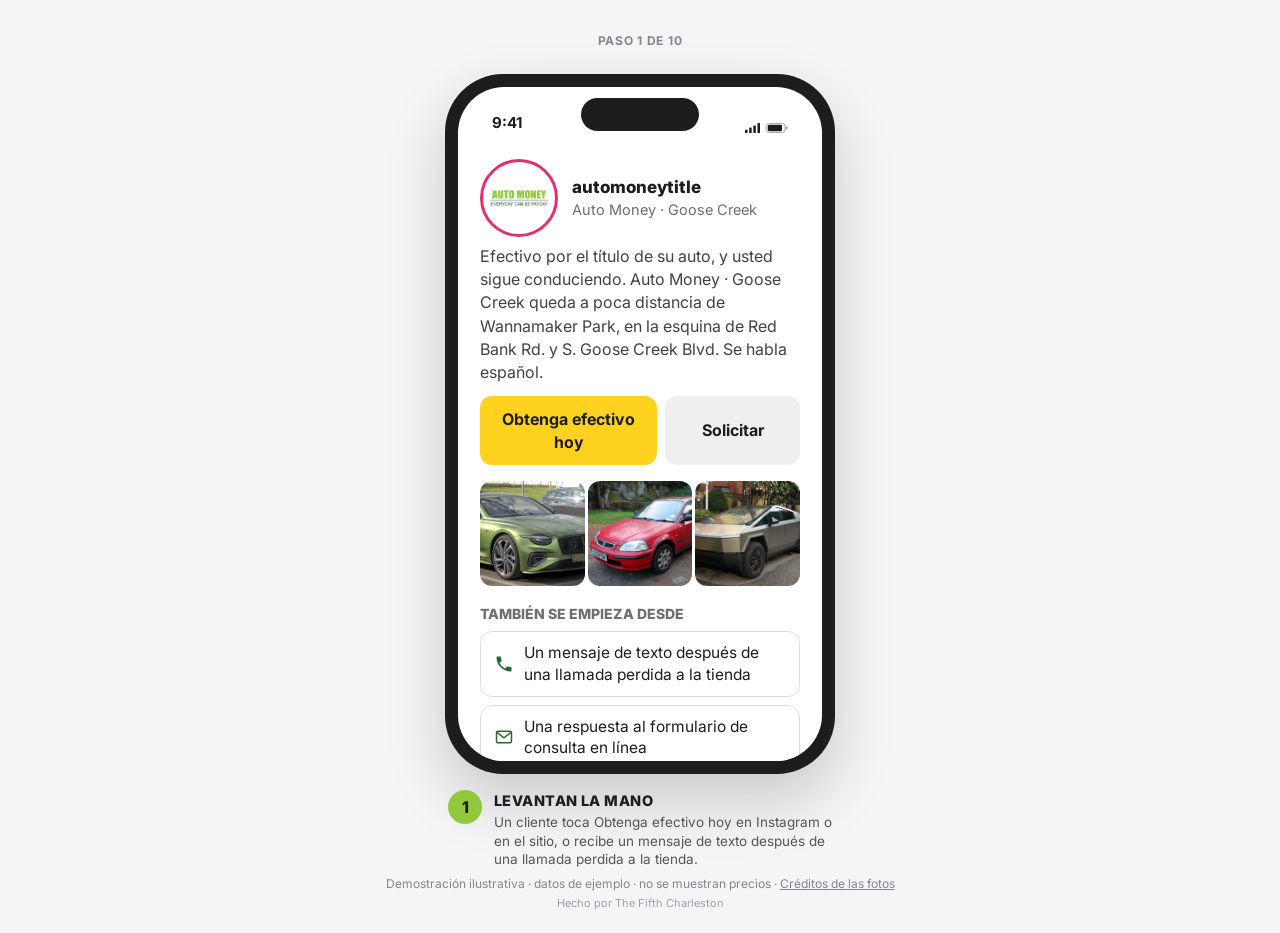
<file: index.html>
<!doctype html>
<html lang="es">
<head>
<meta charset="utf-8">
<meta name="viewport" content="width=device-width, initial-scale=1, viewport-fit=cover">
<meta name="theme-color" content="#ffffff">
<title>Auto Money · Goose Creek</title>
<meta name="description" content="Préstamos sobre título en Auto Money Goose Creek, 102-A Redbank Road. Comience su estimado.">
<meta property="og:title" content="Auto Money · Goose Creek">
<meta property="og:description" content="Préstamos sobre título en Auto Money Goose Creek, 102-A Redbank Road. Comience su estimado.">
<meta property="og:type" content="website">
<meta property="og:locale" content="es_US">
<link rel="icon" href="favicon.svg" type="image/svg+xml">
<link rel="stylesheet" href="styles.css">
</head>
<body>
<svg width="0" height="0" style="position:absolute" aria-hidden="true">
  <defs>
    <symbol id="i-phone" viewBox="0 0 24 24"><path d="M6.6 10.8a15.1 15.1 0 0 0 6.6 6.6l2.2-2.2a1 1 0 0 1 1-.25 11.4 11.4 0 0 0 3.6.57 1 1 0 0 1 1 1V20a1 1 0 0 1-1 1A17 17 0 0 1 3 4a1 1 0 0 1 1-1h3.5a1 1 0 0 1 1 1c0 1.25.2 2.45.57 3.57a1 1 0 0 1-.25 1L6.6 10.8z" fill="currentColor"/></symbol>
    <symbol id="i-mail" viewBox="0 0 24 24"><rect x="3" y="5" width="18" height="14" rx="2" fill="none" stroke="currentColor" stroke-width="1.8"/><path d="M3.5 6.5l8.5 6.5 8.5-6.5" fill="none" stroke="currentColor" stroke-width="1.8"/></symbol>
    <symbol id="i-globe" viewBox="0 0 24 24"><circle cx="12" cy="12" r="9" fill="none" stroke="currentColor" stroke-width="1.8"/><path d="M3 12h18M12 3c2.5 2.6 3.8 5.6 3.8 9s-1.3 6.4-3.8 9c-2.5-2.6-3.8-5.6-3.8-9S9.5 5.6 12 3z" fill="none" stroke="currentColor" stroke-width="1.6"/></symbol>
    <symbol id="i-lock" viewBox="0 0 24 24"><rect x="5" y="10.5" width="14" height="10" rx="2" fill="currentColor"/><path d="M8 10.5V8a4 4 0 0 1 8 0v2.5" fill="none" stroke="currentColor" stroke-width="2"/></symbol>
    <symbol id="i-pin" viewBox="0 0 24 24"><path d="M12 22s7-6.2 7-12a7 7 0 0 0-14 0c0 5.8 7 12 7 12z" fill="#e0453a"/><circle cx="12" cy="10" r="2.6" fill="#fff"/></symbol>
    <symbol id="i-check" viewBox="0 0 24 24"><path d="M5 12.5l4.5 4.5L19 7.5" fill="none" stroke="currentColor" stroke-width="3" stroke-linecap="round" stroke-linejoin="round"/></symbol>
    <symbol id="i-card" viewBox="0 0 24 24"><rect x="2.5" y="5.5" width="19" height="13" rx="2" fill="#f2c94c"/><rect x="2.5" y="8.5" width="19" height="2.5" fill="#8a6d1f"/></symbol>
    <symbol id="i-bell" viewBox="0 0 24 24"><path d="M12 3a6 6 0 0 0-6 6v4l-2 3h16l-2-3V9a6 6 0 0 0-6-6zM10 19a2 2 0 0 0 4 0" fill="#f2b705"/></symbol>
    <symbol id="i-menu" viewBox="0 0 24 24"><path d="M4 7h16M4 12h16M4 17h16" stroke="currentColor" stroke-width="2" stroke-linecap="round"/></symbol>
    <symbol id="i-trash" viewBox="0 0 24 24"><path d="M5 7h14M9 7V5h6v2M7 7l1 13h8l1-13" fill="none" stroke="currentColor" stroke-width="1.8" stroke-linejoin="round"/></symbol>
    <symbol id="i-folder" viewBox="0 0 24 24"><path d="M3 6.5A1.5 1.5 0 0 1 4.5 5H9l2 2h8.5A1.5 1.5 0 0 1 21 8.5v9a1.5 1.5 0 0 1-1.5 1.5h-15A1.5 1.5 0 0 1 3 17.5z" fill="none" stroke="currentColor" stroke-width="1.8"/></symbol>
    <symbol id="i-reply" viewBox="0 0 24 24"><path d="M10 6L4 12l6 6M4 12h10a6 6 0 0 1 6 6" fill="none" stroke="currentColor" stroke-width="1.8" stroke-linecap="round" stroke-linejoin="round"/></symbol>
    <symbol id="i-cam" viewBox="0 0 24 24"><path d="M4 8h3l1.5-2h7L17 8h3a1 1 0 0 1 1 1v9a1 1 0 0 1-1 1H4a1 1 0 0 1-1-1V9a1 1 0 0 1 1-1z" fill="none" stroke="currentColor" stroke-width="1.8" stroke-linejoin="round"/><circle cx="12" cy="13" r="3.4" fill="none" stroke="currentColor" stroke-width="1.8"/></symbol>
    <symbol id="i-pen" viewBox="0 0 24 24"><path d="M4 20l1-4L16 5l3 3L8 19zM14 7l3 3" fill="none" stroke="currentColor" stroke-width="1.8" stroke-linejoin="round"/></symbol>
  </defs>
</svg>

<div class="app">
  <nav class="nav" aria-label="Pasos de la demostración">
    <button type="button" class="navback" id="backBtn"><span aria-hidden="true">&lsaquo;</span> Atrás</button>
    <div class="navstep" id="stepnum" aria-live="polite">Paso 1 de 10</div>
    <span class="navspacer" aria-hidden="true"></span>
  </nav>

  <div class="stage">
    <div class="phone">
      <div class="scr" id="scr">
        <div class="notch" aria-hidden="true"></div>
        <div class="sb" aria-hidden="true"><span id="clock">9:41</span>
          <span class="sbi"><svg viewBox="0 0 18 12" width="15" height="10"><rect x="0" y="8" width="3" height="4" rx=".6"/><rect x="5" y="5.5" width="3" height="6.5" rx=".6"/><rect x="10" y="3" width="3" height="9" rx=".6"/><rect x="15" y="0" width="3" height="12" rx=".6"/></svg><svg viewBox="0 0 26 12" width="22" height="10"><rect x=".5" y=".5" width="22" height="11" rx="3" fill="none" stroke="currentColor" opacity=".45"/><rect x="2" y="2" width="17" height="8" rx="1.6"/><rect x="23.5" y="4" width="2" height="4" rx="1" opacity=".45"/></svg></span>
        </div>

        <main class="screens" id="screens">

        <!-- 1 THEY RAISE A HAND -->
        <section class="screen" data-step="1" data-time="9:41" aria-label="Perfil de Instagram">
          <div class="bd">
            <div class="ig-head">
              <div class="ig-av" aria-hidden="true"><img src="logo.png" alt=""></div>
              <div><div class="ig-name">automoneytitle</div><div class="ig-sub">Auto Money · Goose Creek</div></div>
            </div>
            <p class="p mt8">Efectivo por el título de su auto, y usted sigue conduciendo. Auto Money · Goose Creek queda a poca distancia de Wannamaker Park, en la esquina de Red Bank Rd. y S. Goose Creek Blvd. Se habla español.</p>
            <div class="ig-btns">
              <button type="button" class="btn gb pulse" data-next>Obtenga efectivo hoy</button>
              <button type="button" class="btn" data-next>Solicitar</button>
            </div>
            <div class="tiles" aria-hidden="true"><img src="tile-bentley.jpg" alt=""><img src="tile-civic.jpg" alt=""><img src="tile-cybertruck.jpg" alt=""></div>
            <div class="also">TAMBIÉN SE EMPIEZA DESDE</div>
            <div class="slot"><svg class="ic"><use href="#i-phone"/></svg><span>Un mensaje de texto después de una llamada perdida a la tienda</span></div>
            <div class="slot"><svg class="ic"><use href="#i-mail"/></svg><span>Una respuesta al formulario de consulta en línea</span></div>
            <div class="slot"><svg class="ic"><use href="#i-globe"/></svg><span>Un botón en automoneytitle.com</span></div>
          </div>
        </section>

        <!-- 2 INSTANT REPLY -->
        <section class="screen" data-step="2" data-time="9:41" aria-label="Respuesta inmediata">
          <div class="bd">
            <button type="button" class="inbox" data-prev>&lsaquo; Mensajes</button>
            <div class="from">
              <div class="av5" aria-hidden="true">AM</div>
              <div><div class="fromname">Auto Money · Goose Creek</div><div class="fromsub" id="toLine">para usted · ahora mismo</div></div>
            </div>
            <h1 class="h mt14">Empecemos su estimado</h1>
            <p class="p mt10"><span id="hiLine">Hola,</span><br><br>Gracias por comunicarse con Auto Money · Goose Creek. Toma unos 5 minutos: cuéntenos sobre su auto, tome algunas fotos y las enviaremos a nuestra tienda en Redbank Road.<br><br>Un miembro del equipo de la tienda lo revisa todo y se comunica con usted.</p>
            <button type="button" class="btn gb mt16" data-next>Comenzar mi estimado</button>
            <p class="p mt16">Hablamos pronto,<br>Su equipo de Auto Money</p>
            <div class="mailbar" aria-hidden="true"><svg><use href="#i-trash"/></svg><svg><use href="#i-folder"/></svg><svg><use href="#i-reply"/></svg><svg><use href="#i-pen"/></svg></div>
          </div>
        </section>

        <!-- 3 QUICK FORM -->
        <section class="screen" data-step="3" data-time="9:42" aria-label="Formulario rápido">
          <div class="url"><svg><use href="#i-lock"/></svg> automoneytitle.com</div>
          <form class="bd" id="intake" novalidate>
            <div class="bar"><div style="width:30%"></div></div>
            <h1 class="h mt12">Cuéntenos sobre su auto</h1>
            <label class="lbl" for="f-name">Su nombre</label>
            <input class="in" id="f-name" type="text" autocomplete="name" placeholder="Ana Morales">
            <p class="err" id="e-name"></p>
            <div class="lbl" id="l-cat">Tipo de vehículo</div>
            <div class="chips" id="catChips" role="radiogroup" aria-labelledby="l-cat"></div>
            <p class="err" id="e-cat"></p>
            <label class="lbl" for="f-veh">Año, marca y modelo</label>
            <input class="in" id="f-veh" type="text" autocomplete="off" placeholder="1998 Honda Civic">
            <p class="err" id="e-veh"></p>
            <div class="two">
              <div><label class="lbl" for="f-miles">Millaje <span class="opt">(un cálculo está bien)</span></label>
              <input class="in" id="f-miles" type="text" inputmode="numeric" placeholder="p. ej. 247,000">
              <p class="err" id="e-miles"></p></div>
              <div><label class="lbl" for="f-area">Su ciudad o código postal</label>
              <div class="inwrap"><input class="in" id="f-area" type="text" autocomplete="address-level2" placeholder="Goose Creek"><svg class="pin" aria-hidden="true"><use href="#i-pin"/></svg></div>
              <p class="err" id="e-area"></p></div>
            </div>
            <div class="two">
              <div><label class="lbl" for="f-phone">Mejor teléfono</label>
              <input class="in" id="f-phone" type="tel" inputmode="tel" autocomplete="tel" placeholder="(843) 555-0142">
              <p class="err" id="e-phone"></p></div>
              <div><label class="lbl" for="f-email">Correo <span class="opt">(opcional)</span></label>
              <input class="in" id="f-email" type="email" inputmode="email" autocomplete="email" autocapitalize="off" spellcheck="false" placeholder="ana@example.com">
              <p class="err" id="e-email"></p></div>
            </div>
            <p class="note disc">Descargo de responsabilidad: Este es un préstamo de alto interés. Debe ir a otra fuente si tiene la capacidad de pedir prestado a una tasa de interés más baja. Está poniendo en riesgo su vehículo si no cumple con este préstamo.</p>
            <button type="submit" class="btn gb bottom">Siguiente</button>
          </form>
        </section>

        <!-- 4 NEAREST STORE -->
        <section class="screen" data-step="4" data-time="9:43" aria-label="Elija su tienda">
          <div class="url"><svg><use href="#i-lock"/></svg> automoneytitle.com</div>
          <div class="bd">
            <div id="storeOk">
              <h1 class="h mt6">Elija su tienda</h1>
              <p class="p mt4" id="storeSub">Tiendas cerca de usted</p>
              <div role="radiogroup" aria-label="Tiendas cerca de usted" id="stores"></div>
              <p class="err" id="e-store"></p>
              <p class="p mt12">Ahora, unas fotos rápidas de su auto para que la tienda lo revise antes de que usted vaya.</p>
              <button type="button" class="btn gb bottom" id="storeBtn">Tomar fotos de mi auto</button>
            </div>
            <div id="storeNc" class="center" hidden>
              <h1 class="h big mt14">Los préstamos sobre título no se ofrecen en Carolina del Norte</h1>
              <p class="p mt6">Auto Money no ofrece préstamos sobre título en Carolina del Norte. ¿Preguntas? Llame al <a href="tel:+18437642536">843-764-2536</a>.</p>
              <button type="button" class="btn bottom" data-prev>Cambiar mi ciudad</button>
            </div>
          </div>
        </section>

        <!-- 5 PHOTOS -->
        <section class="screen" data-step="5" data-time="9:47" aria-label="Fotos del auto">
          <div class="url"><svg><use href="#i-lock"/></svg> automoneytitle.com</div>
          <div class="bd">
            <div class="bar"><div style="width:60%"></div></div>
            <h1 class="h mt12">Fotografíe su auto</h1>
            <p class="p mt2">Estacione con buena luz. Toque cada recuadro para tomar la foto. <span id="photoCount">0 de 7</span></p>
            <div class="shots" id="shots"></div>
            <button type="button" class="exbtn" id="exBtn">Usar fotos de ejemplo</button>
            <p class="note">Las fotos tenues muestran cómo debe verse cada toma. Demostración: las fotos se quedan en este teléfono. En la versión real, solo se envían a la tienda que usted eligió.</p>
            <button type="button" class="btn gb bottom" id="photosBtn">Enviar mis fotos</button>
          </div>
        </section>

        <!-- 6 ESTIMATE -->
        <section class="screen" data-step="6" data-time="10:05" aria-label="El estimado de su auto">
          <div class="brandbar" aria-label="Auto Money"><img class="logo" src="logo.png" alt="Auto Money"></div>
          <div class="bd">
            <h1 class="h">El estimado de su auto</h1>
            <p class="p sm mt4" id="prepared">Preparado para usted</p>
            <div class="pr mt8"><span id="vehLine">Su vehículo</span><span class="ph">Su estimado</span></div>
            <div class="pr"><span>Fotos enviadas</span><span id="photoLine">0 de 7</span></div>
            <div class="pr"><span>Su tienda</span><span id="storeLine">Su tienda</span></div>
            <div class="review"><svg aria-hidden="true"><use href="#i-bell"/></svg><span><b>La tienda está revisando sus fotos.</b> Le enviarán un mensaje de texto para confirmar su monto.</span></div>
            <div class="sec mt12">Qué sigue</div>
            <div class="chk"><svg class="tick"><use href="#i-check"/></svg>La tienda revisa sus fotos</div>
            <div class="chk"><svg class="tick"><use href="#i-check"/></svg>Usted firma su solicitud</div>
            <div class="chk"><svg class="tick"><use href="#i-check"/></svg>Lleve su auto y el título a la tienda</div>
            <div class="chk"><svg class="tick"><use href="#i-check"/></svg>La tienda confirma su monto en persona</div>
            <p class="note">El monto final depende de la revisión del vehículo en la tienda y de su capacidad de pago.</p>
            <button type="button" class="btn grn bottom" data-next>Revisar y firmar</button>
            <button type="button" class="btn mt8" id="pdfBtn">Guardar mi estimado</button>
          </div>
        </section>

        <!-- 7 E-SIGNATURE -->
        <section class="screen" data-step="7" data-time="10:07" aria-label="Firma electrónica">
          <div class="url"><svg><use href="#i-lock"/></svg> Firma electrónica segura</div>
          <form class="bd" id="signForm" novalidate>
            <h1 class="h">Firme su solicitud</h1>
            <div class="tabs" role="tablist">
              <button type="button" role="tab" id="tabReview" aria-selected="false" aria-controls="paneReview">Revisar</button>
              <button type="button" role="tab" id="tabSign" aria-selected="true" aria-controls="paneSign">Firmar</button>
            </div>
            <div id="paneReview" role="tabpanel" aria-labelledby="tabReview" hidden>
              <p class="demo">Solo una demostración. Esto no crea un contrato real.</p>
              <ul class="terms">
                <li>Esta es una solicitud de préstamo sobre título o empeño de título. No es un préstamo.</li>
                <li>Su solicitud se completa y se aprueba en persona en su tienda.</li>
                <li>Su monto depende de la revisión del vehículo en la tienda y de su capacidad de pago.</li>
                <li>Sus fotos y datos se envían solo a la tienda que usted eligió. Aquí no se le cobra nada.</li>
                <li>Si tiene preguntas, llame o envíe un mensaje de texto a su tienda en cualquier momento.</li>
              </ul>
              <p class="note disc">Descargo de responsabilidad (Carolina del Sur): Este es un préstamo de alto interés. Debe ir a otra fuente si tiene la capacidad de pedir prestado a una tasa de interés más baja. Está poniendo en riesgo su vehículo si no cumple con este préstamo.</p>
              <button type="button" class="btn gb mt12" id="toSign">Continuar para firmar</button>
            </div>
            <div id="paneSign" role="tabpanel" aria-labelledby="tabSign" class="paneSign">
              <p class="p mt12">Firme abajo para que su tienda pueda comenzar.</p>
              <div class="sigbox" id="sigbox">
                <canvas id="sig" aria-label="Área de firma. Dibuje su firma con el dedo o el mouse." role="img"></canvas>
                <span class="sighint" id="sigHint">Firme aquí</span>
              </div>
              <div class="right"><button type="button" class="clear" id="clearSig">Borrar</button></div>
              <p class="err" id="e-sig"></p>
              <label class="chkrow"><input type="checkbox" id="f-agree"><span class="bx" aria-hidden="true"><svg><use href="#i-check"/></svg></span>Acepto los términos</label>
              <p class="err" id="e-agree"></p>
              <div class="pr mt4"><span>Nombre</span><span id="signName">Su nombre</span></div>
              <div class="pr"><span>Fecha</span><span id="signDate"></span></div>
              <button type="submit" class="btn gb bottom">Enviar firma</button>
            </div>
          </form>
        </section>

        <!-- 8 WHAT TO BRING -->
        <section class="screen" data-step="8" data-time="10:08" aria-label="Qué traer">
          <div class="url"><svg><use href="#i-lock"/></svg> automoneytitle.com</div>
          <div class="bd">
            <h1 class="h">Qué traer</h1>
            <p class="p mt4">Marque lo que ya tiene. Si llega preparado, su visita será más rápida.</p>
            <div id="docs" class="mt8"></div>
            <p class="note" id="docNote">0 de 8 listos</p>
            <div class="storeacts">
              <a class="call" href="tel:+18437642536">Llamar a la tienda · 843-764-2536</a>
              <a class="dirs" href="https://maps.google.com/?q=102-A+Redbank+Road+Goose+Creek+SC+29445" target="_blank" rel="noopener">Cómo llegar</a>
              <p class="loc">102-A Redbank Road, Goose Creek, SC 29445<br>Lun–Vie 9 a. m.–6 p. m., Sáb 10 a. m.–4 p. m., cerrado el domingo</p>
            </div>
            <button type="button" class="btn gb bottom" data-next>Reservar mi visita a la tienda</button>
          </div>
        </section>

        <!-- 9 BOOK STORE VISIT -->
        <section class="screen" data-step="9" data-time="10:09" aria-label="Reservar visita a la tienda">
          <div class="url"><svg><use href="#i-lock"/></svg> calendar.google.com</div>
          <div class="bd">
            <h1 class="h">Reserve su visita a la tienda</h1>
            <p class="p mt4" id="withLine">Con el equipo de su tienda · Traiga su auto y el título.</p>
            <div class="storeacts tight">
              <a class="call" href="tel:+18437642536">Llamar a la tienda · 843-764-2536</a>
              <a class="dirs" href="https://maps.google.com/?q=102-A+Redbank+Road+Goose+Creek+SC+29445" target="_blank" rel="noopener">Cómo llegar</a>
            </div>
            <div class="calhead"><button type="button" id="prevM" aria-label="Mes anterior">&lsaquo;</button><span id="monthLbl"></span><button type="button" id="nextM" aria-label="Mes siguiente">&rsaquo;</button></div>
            <div class="cal" id="cal" role="grid" aria-labelledby="monthLbl"></div>
            <p class="err" id="e-day"></p>
            <div class="sec mt10" id="dayLbl">Elija un día</div>
            <div role="radiogroup" aria-labelledby="dayLbl" id="slots"></div>
            <p class="err" id="e-time"></p>
            <button type="button" class="btn gb bottom" id="bookBtn">Confirmar visita</button>
          </div>
        </section>

        <!-- 10 STORE VIEW -->
        <section class="screen" data-step="10" data-time="10:10" aria-label="Vista del gerente de la tienda">
          <div class="clientbar"><img class="logo" src="logo.png" alt="Auto Money"><span id="barTxt">Solicitudes</span><svg aria-hidden="true"><use href="#i-menu"/></svg></div>
          <div class="bd">
            <div class="newc">NUEVA SOLICITUD <svg aria-hidden="true"><use href="#i-bell"/></svg></div>
            <div class="ccard">
              <div class="cname" id="cBiz">Cliente nuevo</div>
              <div class="cmeta" id="cMeta"></div>
              <div class="cmeta" id="cLoc"></div>
              <div class="thumbs" id="cThumbs"></div>
              <div class="pills"><span class="tag" id="cPhotos"><svg><use href="#i-check"/></svg> Fotos recibidas</span><span class="tag"><svg><use href="#i-check"/></svg> Firmado</span><span class="tag blue" id="cCall">Visita reservada</span></div>
            </div>
            <div class="sec mt14">Lista de la tienda · 3 de 7</div>
            <div class="bar green"><div style="width:43%"></div></div>
            <div class="chk"><span class="bx d"><svg><use href="#i-check"/></svg></span>Fotos recibidas</div>
            <div class="chk"><span class="bx d"><svg><use href="#i-check"/></svg></span>Solicitud firmada</div>
            <div class="chk"><span class="bx d"><svg><use href="#i-check"/></svg></span>Visita a la tienda reservada</div>
            <div class="chk"><span class="bx"></span>Enviar el estimado al cliente por mensaje</div>
            <div class="chk"><span class="bx"></span>Revisar título, identificación y documentos</div>
            <div class="chk"><span class="bx"></span>Revisar el vehículo en persona</div>
            <div class="chk"><span class="bx"></span>Completar la solicitud</div>
            <button type="button" class="btn gb bottom" id="folderBtn">Abrir solicitud</button>
            <p class="toast" id="toast" role="status" hidden>En la versión real, esto abre el expediente del cliente con sus fotos, los datos del vehículo y la solicitud firmada.</p>
            <div class="contact">
              <a href="tel:+18437642536">Llamar a la tienda · 843-764-2536</a>
            </div>
            <button type="button" class="restart" id="restart">Empezar de nuevo</button>
          </div>
        </section>

        </main>
      </div>
    </div>

    <div class="cap" id="cap" aria-live="polite">
      <div class="num" id="capNum">1</div>
      <div><div class="ct" id="capT">Levantan la mano</div><div class="cd" id="capD">Un cliente toca Obtenga efectivo hoy en Instagram o en el sitio, o recibe un mensaje de texto después de una llamada perdida a la tienda.</div></div>
    </div>
  </div>

  <footer class="foot">Demostración ilustrativa · datos de ejemplo · no se muestran precios · <a href="credits.html">Créditos de las fotos</a><span class="built">Hecho por The Fifth Charleston</span></footer>
</div>
<script src="app.js"></script>
</body>
</html>
</file>
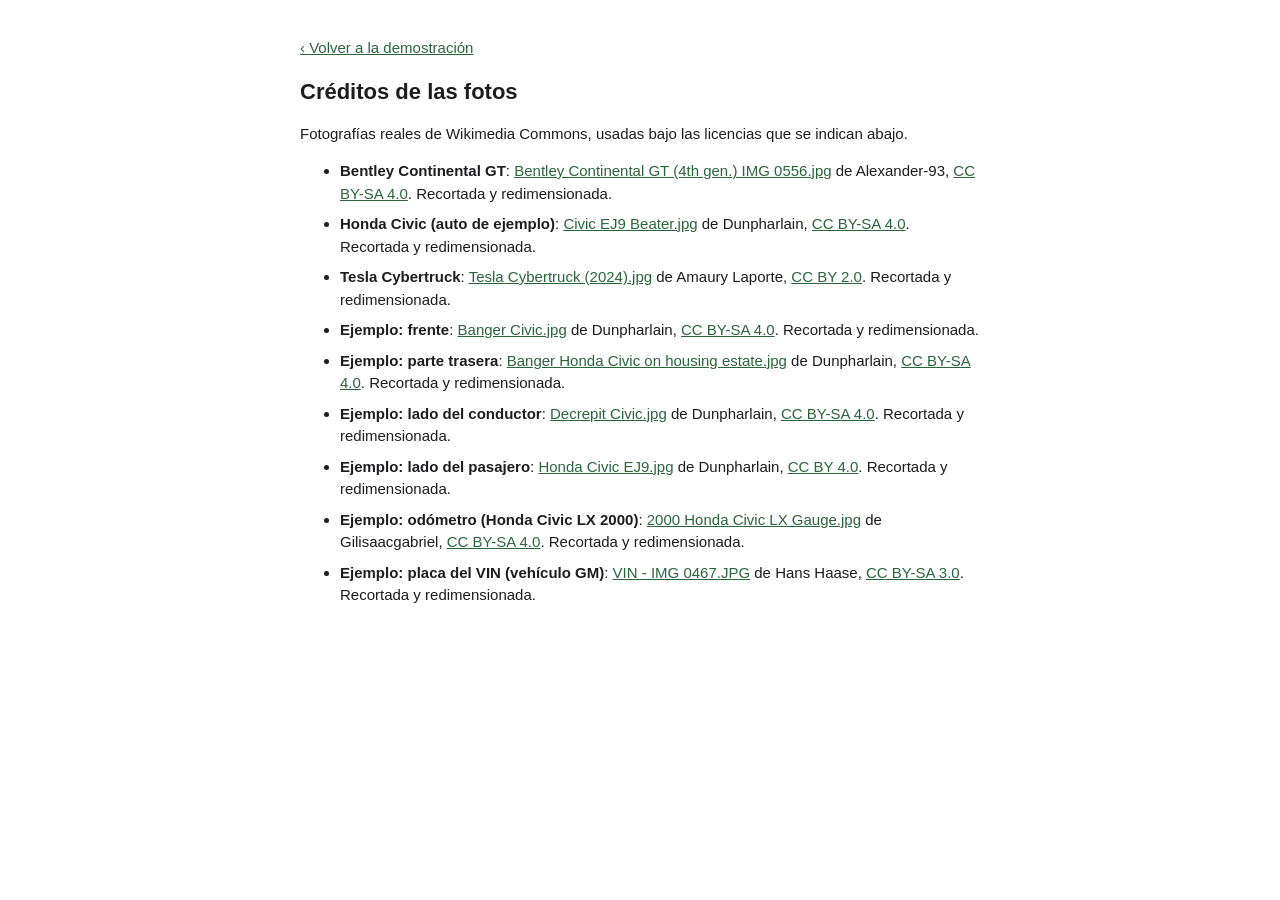
<file: credits.html>
<!doctype html><html lang="es"><head><meta charset="utf-8"><meta name="viewport" content="width=device-width, initial-scale=1"><title>Créditos de las fotos</title><link rel="icon" href="favicon.svg" type="image/svg+xml"><style>body{font-family:-apple-system,BlinkMacSystemFont,"Segoe UI",Roboto,Arial,sans-serif;max-width:680px;margin:0 auto;padding:22px 18px;color:#1d1d1f;line-height:1.5;font-size:15px}h1{font-size:22px}li{margin:8px 0}a{color:#2b653c}</style></head><body><p><a href="index.html">&lsaquo; Volver a la demostración</a></p><h1>Créditos de las fotos</h1><p>Fotografías reales de Wikimedia Commons, usadas bajo las licencias que se indican abajo.</p><ul>
<li><b>Bentley Continental GT</b>: <a href="https://commons.wikimedia.org/wiki/File:Bentley_Continental_GT_(4th_gen.)_IMG_0556.jpg">Bentley Continental GT (4th gen.) IMG 0556.jpg</a> de Alexander-93, <a href="https://creativecommons.org/licenses/by-sa/4.0">CC BY-SA 4.0</a>. Recortada y redimensionada.</li>
<li><b>Honda Civic (auto de ejemplo)</b>: <a href="https://commons.wikimedia.org/wiki/File:Civic_EJ9_Beater.jpg">Civic EJ9 Beater.jpg</a> de Dunpharlain, <a href="https://creativecommons.org/licenses/by-sa/4.0">CC BY-SA 4.0</a>. Recortada y redimensionada.</li>
<li><b>Tesla Cybertruck</b>: <a href="https://commons.wikimedia.org/wiki/File:Tesla_Cybertruck_(2024).jpg">Tesla Cybertruck (2024).jpg</a> de Amaury Laporte, <a href="https://creativecommons.org/licenses/by/2.0">CC BY 2.0</a>. Recortada y redimensionada.</li>
<li><b>Ejemplo: frente</b>: <a href="https://commons.wikimedia.org/wiki/File:Banger_Civic.jpg">Banger Civic.jpg</a> de Dunpharlain, <a href="https://creativecommons.org/licenses/by-sa/4.0">CC BY-SA 4.0</a>. Recortada y redimensionada.</li>
<li><b>Ejemplo: parte trasera</b>: <a href="https://commons.wikimedia.org/wiki/File:Banger_Honda_Civic_on_housing_estate.jpg">Banger Honda Civic on housing estate.jpg</a> de Dunpharlain, <a href="https://creativecommons.org/licenses/by-sa/4.0">CC BY-SA 4.0</a>. Recortada y redimensionada.</li>
<li><b>Ejemplo: lado del conductor</b>: <a href="https://commons.wikimedia.org/wiki/File:Decrepit_Civic.jpg">Decrepit Civic.jpg</a> de Dunpharlain, <a href="https://creativecommons.org/licenses/by-sa/4.0">CC BY-SA 4.0</a>. Recortada y redimensionada.</li>
<li><b>Ejemplo: lado del pasajero</b>: <a href="https://commons.wikimedia.org/wiki/File:Honda_Civic_EJ9.jpg">Honda Civic EJ9.jpg</a> de Dunpharlain, <a href="https://creativecommons.org/licenses/by/4.0">CC BY 4.0</a>. Recortada y redimensionada.</li>
<li><b>Ejemplo: odómetro (Honda Civic LX 2000)</b>: <a href="https://commons.wikimedia.org/wiki/File:2000_Honda_Civic_LX_Gauge.jpg">2000 Honda Civic LX Gauge.jpg</a> de Gilisaacgabriel, <a href="https://creativecommons.org/licenses/by-sa/4.0">CC BY-SA 4.0</a>. Recortada y redimensionada.</li>
<li><b>Ejemplo: placa del VIN (vehículo GM)</b>: <a href="https://commons.wikimedia.org/wiki/File:VIN_-_IMG_0467.JPG">VIN - IMG 0467.JPG</a> de Hans Haase, <a href="https://creativecommons.org/licenses/by-sa/3.0">CC BY-SA 3.0</a>. Recortada y redimensionada.</li>
</ul></body></html>
</file>
<file: styles.css>
[hidden]{display:none!important}
@font-face{font-family:"Inter";src:url(inter.woff) format("woff");font-weight:100 900;font-display:swap}
@font-face{font-family:"Cormorant Garamond";src:url(cormorant.woff) format("woff");font-weight:300 700;font-display:swap}
:root{--g:#0f3a2a;--g2:#1d5a40;--cream:#f7f1e6;--ink:#1d1d1f;--mut:#6e6e73;--mut2:#86868b;--line:#dcdce0;--ios:#0a84ff;--ok:#34c759;--okd:#1a7f37;
  --sans:"Inter",-apple-system,BlinkMacSystemFont,"Segoe UI",Roboto,Helvetica,Arial,sans-serif;--serif:"Cormorant Garamond",Garamond,Georgia,serif}
*{box-sizing:border-box;margin:0;padding:0}
html{-webkit-text-size-adjust:100%;touch-action:manipulation}
button,a,label,.chip,.slot{touch-action:manipulation}
body{font-family:var(--sans);color:var(--ink);background:#fff;-webkit-font-smoothing:antialiased;font-size:16px;line-height:1.4}
button,input,textarea,select{font:inherit;color:inherit}
button{cursor:pointer}
a{color:inherit}
:focus-visible{outline:3px solid rgba(10,132,255,.55);outline-offset:2px}
svg{display:inline-block}

/* ---------- layout: phone (default, <500px) ---------- */
.app{min-height:100vh;min-height:100dvh;display:flex;flex-direction:column}
.nav{display:grid;grid-template-columns:90px 1fr 90px;align-items:center;height:46px;padding:0 6px;border-bottom:1px solid #eeeef0;background:#fff;position:sticky;top:0;z-index:20}
.navback{background:none;border:0;min-height:44px;padding:0 10px;text-align:left;font-weight:600;font-size:15px;color:var(--g)}
.navback span{font-size:22px;line-height:0;vertical-align:-2px;margin-right:2px}
.navback.hide{visibility:hidden}
.navstep{text-align:center;font-size:12px;font-weight:700;letter-spacing:.06em;text-transform:uppercase;color:var(--mut2)}
.stage{flex:1;display:flex;flex-direction:column;overflow-x:clip;max-width:100%}
.phone{flex:1;display:flex;flex-direction:column}
.scr{flex:1;display:flex;flex-direction:column;background:#fff;position:relative}
.notch,.sb{display:none}
.screens{flex:1;display:flex;flex-direction:column}
.screen{display:none;flex-direction:column;flex:1}
.screen.active{display:flex;animation:in .35s cubic-bezier(.2,.7,.2,1) both}
.screen.active.rev{animation-name:inrev}
@keyframes in{from{opacity:0;transform:translateX(18px)}to{opacity:1;transform:none}}
@keyframes inrev{from{opacity:0;transform:translateX(-18px)}to{opacity:1;transform:none}}
@media (prefers-reduced-motion:reduce){.screen.active{animation:none}}
.bd{flex:1;display:flex;flex-direction:column;padding:14px 22px 22px}

/* caption */
.cap{display:flex;gap:12px;padding:14px 22px 6px;border-top:1px solid #eeeef0;background:#fafafa}
.num{min-width:34px;height:34px;border-radius:50%;background:var(--g);color:#fff;font-weight:800;font-size:16px;display:flex;align-items:center;justify-content:center}
.ct{font-size:14.5px;font-weight:800;letter-spacing:.03em;text-transform:uppercase;margin-top:1px}
.cd{font-size:13.5px;color:#555;line-height:1.35;margin-top:2px}
.foot{text-align:center;color:var(--mut2);font-size:12px;padding:6px 16px calc(12px + env(safe-area-inset-bottom));background:#fafafa}

/* ---------- desktop / tablet: phone frame like the picture ---------- */
@media (min-width:500px){
  body{background:#f5f5f7}
  .app{align-items:center;padding:18px 16px 10px}
  .nav{position:static;width:390px;border:0;background:transparent;margin-bottom:10px}
  .stage{flex:none;align-items:center;overflow:visible}
  .phone{flex:none;width:390px;height:clamp(600px,calc(100vh - 200px),844px);background:#1d1d1f;border-radius:58px;padding:13px;box-shadow:0 26px 60px rgba(0,0,0,.18)}
  .scr{border-radius:46px;overflow:hidden}
  .notch{display:block;position:absolute;top:11px;left:50%;transform:translateX(-50%);width:118px;height:33px;background:#1d1d1f;border-radius:20px;z-index:5}
  .sb{display:flex;flex:none;height:54px;justify-content:space-between;align-items:flex-end;padding:0 34px 8px;font-weight:700;font-size:15px}
  .sbi{display:flex;gap:6px;align-items:center}
  .sbi svg{fill:currentColor}
  .screens{overflow-y:auto;overscroll-behavior:contain;scrollbar-width:none}
  .screens::-webkit-scrollbar{display:none}
  .cap{width:400px;background:transparent;border:0;padding:16px 8px 4px;min-height:70px}
  .foot{background:transparent;padding-top:4px}
}

/* ---------- type ---------- */
.h{font-size:25px;font-weight:800;letter-spacing:-.6px;line-height:1.15}
.h.big{font-size:27px}
.p{font-size:16px;color:#424245;line-height:1.45}
.p.sm{font-size:14.5px}
.p b{color:var(--ink)}
.sec{font-size:15px;font-weight:800}
.center{text-align:center;align-items:center}
.right{text-align:right}
.mt2{margin-top:2px}.mt4{margin-top:4px}.mt6{margin-top:6px}.mt8{margin-top:8px}.mt10{margin-top:10px}.mt12{margin-top:12px}.mt14{margin-top:14px}.mt16{margin-top:16px}
.note{font-size:13px;color:var(--mut2);margin-top:8px}

/* ---------- buttons ---------- */
.btn{display:flex;align-items:center;justify-content:center;width:100%;min-height:50px;padding:12px 14px;border:0;border-radius:14px;background:#efeff0;color:var(--ink);font-weight:700;font-size:17px;text-decoration:none;text-align:center;transition:transform .1s,filter .15s}
.btn:active{transform:scale(.98)}
@media (hover:hover){.btn:hover{filter:brightness(.96)}.gb:hover{filter:brightness(1.15)}}
.gb{background:var(--g);color:var(--cream)}
.grn{background:var(--ok);color:#fff}
.bottom{margin-top:auto}
.bd > .btn.bottom{margin-top:auto}
.bd .spacer{flex:1}

/* ---------- 1 instagram ---------- */
.ig-head{display:flex;gap:14px;align-items:center;margin-top:4px}
.ig-av{width:78px;height:78px;flex:none;border-radius:50%;background:var(--g);color:var(--cream);font-family:var(--serif);font-size:18px;letter-spacing:2px;display:flex;align-items:center;justify-content:center;border:3px solid #e1306c;box-shadow:inset 0 0 0 2px #fff}
.ig-name{font-size:18px;font-weight:800}
.ig-sub{font-size:14.5px;color:var(--mut)}
.ig-btns{display:flex;gap:8px;margin-top:12px}
.ig-btns .btn{min-height:46px;border-radius:12px;font-size:16px}
.ig-btns .gb{flex:1.4}
.ig-btns a.btn{flex:1}
.pulse{animation:pulse 2s ease-out infinite}
@keyframes pulse{0%{box-shadow:0 0 0 0 rgba(15,58,42,.45)}70%{box-shadow:0 0 0 10px rgba(15,58,42,0)}100%{box-shadow:0 0 0 0 rgba(15,58,42,0)}}
@media (prefers-reduced-motion:reduce){.pulse{animation:none;box-shadow:0 0 0 4px rgba(15,58,42,.25)}}
.tiles{display:grid;grid-template-columns:repeat(3,1fr);gap:3px;margin-top:16px}
.tiles div{aspect-ratio:1/1;border-radius:12px}
.also{font-size:14px;font-weight:800;color:var(--mut);margin-top:18px}
.slot{display:flex;gap:10px;align-items:center;width:100%;min-height:48px;border:1px solid var(--line);border-radius:12px;padding:10px 13px;font-size:15.5px;margin-top:8px;background:#fff;text-align:left}
.slot .ic{width:20px;height:20px;flex:none;color:var(--g2)}
.slot.on{border-color:var(--g);background:#eef5f1;font-weight:700}
.rad{width:18px;height:18px;flex:none;border-radius:50%;border:2px solid #aaa;background:#fff}
.slot.on .rad{border:6px solid var(--g)}

/* ---------- 2 email ---------- */
.inbox{align-self:flex-start;background:none;border:0;color:var(--ios);font-weight:700;font-size:16px;min-height:44px;margin:-6px 0 -6px -4px;padding:0 4px}
.from{display:flex;gap:11px;align-items:center;margin-top:10px}
.av5{width:42px;height:42px;border-radius:50%;background:var(--g);color:var(--cream);font-family:var(--serif);font-size:15px;display:flex;align-items:center;justify-content:center;flex:none}
.fromname{font-weight:800;font-size:16px}
.fromsub{font-size:14px;color:var(--mut2)}
.mailbar{margin-top:auto;padding-top:22px;border-top:1px solid #eee;display:flex;justify-content:space-around;color:var(--ios)}
.mailbar svg{width:24px;height:24px;margin-top:10px}

/* ---------- 3 form ---------- */
.bar{height:7px;background:#eee;border-radius:4px;flex:none}
.bar div{height:100%;background:var(--g);border-radius:4px}
.bar.green div{background:var(--ok)}
.lbl{display:block;font-size:14px;font-weight:700;margin:12px 0 5px}
.in{display:block;width:100%;min-width:0;min-height:46px;border:1px solid var(--line);border-radius:11px;padding:11px 13px;font-size:16px;color:var(--ink);background:#fff;outline:none;-webkit-appearance:none;appearance:none;transition:border-color .15s,box-shadow .15s}
textarea.in{resize:none;line-height:1.35}
.in::placeholder{color:#a1a1a6}
.in:focus{border-color:var(--g);box-shadow:0 0 0 3px rgba(15,58,42,.12)}
.inwrap{position:relative}
.inwrap .in{padding-right:40px}
.pin{position:absolute;right:12px;top:13px;width:20px;height:20px;pointer-events:none}
.invalid{border-color:#d93025!important;box-shadow:0 0 0 3px rgba(217,48,37,.1)!important}
.err{color:#d93025;font-size:13.5px;font-weight:600;margin-top:5px}
.err:empty{display:none}
.chips{display:flex;flex-wrap:wrap;gap:7px}
.chips.invalid{border-radius:12px;padding:4px;margin:-4px}
.chip{min-height:36px;font-size:14px;font-weight:700;border:1px solid var(--line);border-radius:18px;padding:6px 13px;background:#fff;position:relative}
.chip::after{content:"";position:absolute;inset:-5px -3px}
.chip[aria-checked=true]{background:var(--g);color:#fff;border-color:var(--g)}
#intake .btn.bottom{margin-top:18px}

/* ---------- url pill ---------- */
.url{flex:none;display:flex;align-items:center;justify-content:center;gap:5px;font-size:13px;color:var(--mut);background:#f2f2f4;margin:8px 22px 4px;border-radius:10px;padding:6px}
.url svg{width:12px;height:12px;color:#8e8e93}
@media (min-width:500px){.url{margin-top:0}}

/* ---------- 4 spot ---------- */
.okc{width:88px;height:88px;border-radius:50%;background:var(--ok);color:#fff;display:flex;align-items:center;justify-content:center;margin-top:18px;animation:pop .5s cubic-bezier(.2,1.4,.4,1) both .1s}
.okc svg{width:48px;height:48px}
@keyframes pop{from{transform:scale(.4);opacity:0}to{transform:none;opacity:1}}
.spots{width:100%;text-align:left;margin-top:18px}
.spots .slot{cursor:default}
.spots .slot span:first-child{flex:1}
.spots .taken{color:#aaa}
.spots .taken b{font-size:12px;font-weight:800;letter-spacing:.02em}
.spots .open{border-color:var(--g);background:#eef5f1}
.tag{display:inline-flex;align-items:center;gap:3px;font-size:12.5px;font-weight:800;padding:4px 10px;border-radius:12px;background:#e8f8ee;color:var(--okd);white-space:nowrap}
.tag svg{width:12px;height:12px}
.tag.blue{background:#e8f1ff;color:var(--ios)}

/* ---------- 5 leads ---------- */
.lead{border:1px solid #e5e5ea;border-radius:13px;padding:10px 13px;margin-top:10px;position:relative}
.lead .r{display:flex;gap:8px;font-size:15px;line-height:1.55;align-items:center}
.lead .k{font-weight:800;width:62px;flex:none;color:var(--g2);font-size:14px}
.blur{display:inline-block;height:.95em;border-radius:5px;background:linear-gradient(90deg,#c9ced6,#e3e6ea,#c9ced6);filter:blur(1.5px)}
.samp{position:absolute;top:9px;right:11px;font-size:10.5px;font-weight:800;letter-spacing:.06em;color:#a1a1a6}

/* ---------- 6 proposal ---------- */
.brandbar{flex:none;background:var(--g);color:var(--cream);text-align:center;font-family:var(--serif);padding:10px 0 8px}
.brandbar .b{font-size:29px;letter-spacing:4px;line-height:1;font-weight:500}
.brandbar .c{font-size:11px;letter-spacing:5px;margin-top:3px}
.chk{display:flex;gap:10px;font-size:15.5px;padding:6px 0;align-items:center}
.tick{width:18px;height:18px;color:var(--okd);flex:none}
.pr{display:flex;justify-content:space-between;align-items:center;gap:10px;font-size:15.5px;padding:8px 0;border-bottom:1px solid #f0f0f2}
.ph{display:inline-block;font-size:13px;font-weight:700;color:#8a6d3b;background:#f6efe2;border:1px dashed #c9a96e;border-radius:8px;padding:3px 10px;white-space:nowrap}
.screen[data-step="6"] .btn.bottom{margin-top:auto}
.screen[data-step="6"] .note + .btn{margin-top:22px}

/* ---------- 7 sign ---------- */
.tabs{display:flex;margin-top:12px}
.tabs button{flex:1;min-height:44px;background:none;border:0;border-bottom:1px solid #ddd;color:var(--mut2);font-size:15.5px}
.tabs button[aria-selected=true]{border-bottom:3px solid var(--g);font-weight:800;color:var(--ink)}
.paneSign{display:flex;flex-direction:column;flex:1}
.paneSign[hidden]{display:none}
.sigbox{position:relative;border:1px solid var(--line);border-radius:14px;height:150px;margin-top:10px;background:#fff;overflow:hidden}
.sigbox.invalid{border-color:#d93025}
.sigbox canvas{position:absolute;inset:0;width:100%;height:100%;touch-action:none;cursor:crosshair}
.sighint{position:absolute;left:16px;right:16px;bottom:30px;border-bottom:1px dashed #c7c7cc;color:#b0b0b5;font-size:13px;padding-bottom:4px;pointer-events:none}
.sighint.gone{display:none}
.clear{background:none;border:0;color:var(--mut2);font-size:14px;min-height:40px;padding:0 4px;text-decoration:underline}
.chkrow{display:flex;gap:10px;align-items:center;font-size:15.5px;min-height:44px;cursor:pointer}
.chkrow input{position:absolute;opacity:0;width:1px;height:1px}
.bx{width:22px;height:22px;border-radius:6px;border:2px solid #c7c7cc;flex:none;display:flex;align-items:center;justify-content:center;color:#fff;background:#fff}
.bx svg{width:15px;height:15px;opacity:0}
.bx.d,.chkrow input:checked + .bx{background:var(--ok);border-color:var(--ok)}
.bx.d svg,.chkrow input:checked + .bx svg{opacity:1}
.chkrow input:focus-visible + .bx{outline:3px solid rgba(10,132,255,.55);outline-offset:2px}
.demo{font-size:13.5px;color:#8a6d3b;background:#f6efe2;border-radius:10px;padding:8px 11px;margin-top:12px}
.terms{list-style:none;margin-top:8px}
.terms li{position:relative;padding:9px 0 9px 22px;border-bottom:1px solid #f0f0f2;font-size:15px;color:#424245}
.terms li::before{content:"";position:absolute;left:4px;top:16px;width:7px;height:7px;border-radius:50%;background:var(--g)}
#signForm .btn.bottom{margin-top:20px}
#paneSign{min-height:0}
@media (min-width:500px){#signForm .paneSign .btn.bottom{margin-top:auto}#signForm .paneSign .pr + .btn{margin-top:auto}}

/* ---------- 8 pay ---------- */
.radio{cursor:pointer}
.paydemo .in.dis{background:#f7f7f9;color:#aaa;display:flex;align-items:center;justify-content:space-between;cursor:not-allowed;user-select:none;-webkit-user-select:none}
.cardic{width:22px;height:22px}
.two{display:flex;gap:10px}.two>div{flex:1;min-width:0}
.secure{display:flex;align-items:center;justify-content:center;gap:5px;font-size:13px;color:var(--mut2);margin-top:8px}
.secure svg{width:12px;height:12px}
.screen[data-step="8"] .note + .btn{margin-top:auto}
.screen[data-step="8"] .note{margin-bottom:18px}

/* ---------- 9 calendar ---------- */
.calhead{display:flex;justify-content:space-between;align-items:center;font-size:16px;font-weight:800;margin-top:10px}
.calhead button{background:none;border:0;min-width:44px;min-height:44px;font-size:24px;color:var(--ink)}
.calhead button:disabled{color:#d1d1d6;cursor:default}
.cal{display:grid;grid-template-columns:repeat(7,1fr);gap:2px;text-align:center;font-size:15px}
.cal .dw{font-weight:700;color:var(--mut2);font-size:13px;padding:4px 0}
.cal button,.cal span.x,.cal span.e{aspect-ratio:1/1;max-height:46px;width:100%;display:flex;align-items:center;justify-content:center;border-radius:50%;border:0;background:none;font-size:15px}
.cal span.x{color:#c7c7cc}
.cal button{font-weight:600}
.cal button:hover{background:#eef5f1}
.cal button[aria-pressed=true]{background:var(--g);color:#fff;font-weight:800}
.cal .today{box-shadow:inset 0 0 0 1px #c7c7cc}

/* ---------- 10 tracker ---------- */
.clientbar{flex:none;background:var(--g);color:var(--cream);padding:11px 22px;display:flex;justify-content:space-between;align-items:center}
.clientbar span{font-family:var(--serif);font-size:23px;letter-spacing:2.5px;font-weight:500}
.clientbar svg{width:24px;height:24px}
.newc{display:flex;align-items:center;gap:4px;font-size:14px;font-weight:800;color:var(--mut2)}
.newc svg{width:16px;height:16px}
.ccard{border:1px solid #e5e5ea;border-radius:16px;padding:12px 14px;margin-top:6px}
.cname{font-size:18px;font-weight:800}
.cmeta{font-size:14px;color:var(--mut)}
.pills{display:flex;gap:6px;margin-top:8px;flex-wrap:wrap}
.screen[data-step="10"] .bar{margin-top:6px}
.screen[data-step="10"] .chk{padding:5px 0}
.screen[data-step="10"] .btn.bottom{margin-top:22px}
.toast{font-size:13.5px;color:var(--g2);background:#eef5f1;border-radius:10px;padding:9px 12px;margin-top:10px}
.contact{display:flex;justify-content:center;align-items:center;gap:10px;margin-top:14px;font-size:15px;color:var(--mut2)}
.contact a{color:var(--g);font-weight:700;text-decoration:none;min-height:44px;display:inline-flex;align-items:center;padding:0 4px}
.restart{align-self:center;background:none;border:0;color:var(--mut2);font-size:14px;text-decoration:underline;min-height:44px;padding:0 12px}

/* ---------- print (Download PDF on step 6) ---------- */
@media print{
  body{background:#fff}
  .nav,.cap,.foot,.notch,.sb,.btn,.url{display:none!important}
  .app{padding:0}
  .phone{width:auto!important;height:auto!important;background:none!important;box-shadow:none!important;padding:0!important}
  .scr{border-radius:0!important}
  .screens{overflow:visible!important}
  .brandbar,.gb,.okc{-webkit-print-color-adjust:exact;print-color-adjust:exact}
}

/* ---------- client copy: Auto Money ---------- */
.brandbar .a{font-size:11px;letter-spacing:5px;margin-bottom:3px}
.brandbar .b{font-size:27px;letter-spacing:3.5px}
.clientbar span{font-size:14px;letter-spacing:.6px;white-space:nowrap;overflow:hidden;text-overflow:ellipsis;margin-right:10px}
.ig-av{font-size:17px;letter-spacing:2.5px}
.ig-name{font-size:17px;word-break:break-all}
.av5{font-size:14px}
.lbl .opt{font-weight:400;color:var(--mut2)}
.placeholder{color:#8a6d3b;background:#f6efe2;border:1px dashed #c9a96e;border-radius:8px;padding:3px 8px;font-size:12.5px;font-weight:700;cursor:not-allowed;white-space:nowrap}
.contact{flex-wrap:wrap}
.built{display:block;margin-top:3px;font-size:11px;color:#a1a1a6}
#intake .two .in{padding-left:11px;padding-right:8px;font-size:16px;text-overflow:ellipsis}
#intake .two .lbl{white-space:nowrap;font-size:13.5px}
.brandbar .b{font-size:25px}
.store .st{display:flex;flex-direction:column;line-height:1.25}
.store .sm2{font-size:13px;color:var(--mut)}
.call{display:block;margin:6px 2px 2px;font-size:14px;font-weight:700;color:var(--g2);text-decoration:none}
.shots{display:grid;grid-template-columns:1fr 1fr;gap:9px;margin-top:12px}
.shot{border:1px solid var(--line);border-radius:12px;overflow:hidden;background:#fff}
.shot.has{border-color:var(--g)}
.shot:last-child{grid-column:1 / -1}
.pick{position:relative;display:flex;align-items:center;justify-content:center;height:86px;background:#f4f5f4;cursor:pointer;overflow:hidden}
.shot:last-child .pick{height:76px}
.pick .file{position:absolute;inset:0;opacity:0;width:100%;height:100%;cursor:pointer}
.pick img{width:100%;height:100%;object-fit:cover;pointer-events:none}
.pick .camic{width:28px;height:28px;color:var(--g2);pointer-events:none}
.pick .ok{position:absolute;top:6px;right:6px;width:22px;height:22px;border-radius:50%;background:var(--ok);color:#fff;font-size:13px;font-weight:800;display:flex;align-items:center;justify-content:center;pointer-events:none}
.pick .sk{position:absolute;bottom:6px;font-size:12px;font-weight:700;color:var(--mut2);pointer-events:none}
.shot.skipped .pick{background:#fafafa}
.shot.skipped .camic{opacity:.35}
.shotrow{display:flex;align-items:center;justify-content:space-between;gap:6px;padding:6px 6px 6px 10px}
.shotrow .sn{font-size:13.5px;font-weight:700;line-height:1.2}
.skip{background:none;border:0;font-size:13px;font-weight:700;color:var(--ios);min-height:32px;padding:0 6px}
.review{display:flex;gap:10px;align-items:flex-start;background:#fff8e6;border:1px solid #f0dca8;border-radius:12px;padding:10px 12px;margin-top:12px;font-size:14.5px;line-height:1.4}
.review svg{width:20px;height:20px;flex:none;margin-top:1px}
.doc{gap:11px;margin-top:7px;min-height:46px}
.doc.on{font-weight:700}
.thumbs{display:flex;gap:5px;margin-top:8px;flex-wrap:wrap}
.thumbs img{width:44px;height:44px;border-radius:8px;object-fit:cover;border:1px solid var(--line)}
.ig-btns button.btn:not(.gb){flex:1}
.ig-btns .gb{white-space:nowrap}
.pick{height:72px}
.shot:last-child .pick{height:58px}

/* ---------- Auto Money brand colors ----------
   #92c83e bright green + #2b653c dark green + #4b4b4b gray: sampled from their logo (AMTL_LOGO_250x67px.png)
   #ffd21f bright yellow: storefront paint (site photo samples #d3b828 under overcast light; brightened) */
:root{--g:#92c83e;--g2:#2b653c;--y:#ffd21f;--cream:#1d1d1f;--ok:#92c83e;--okd:#2b653c}
.navback{color:var(--g2)}
.gb{background:var(--y);color:#1d1d1f}
.grn{background:var(--g);color:#1d1d1f}
.num{color:#1d1d1f}
.chip[aria-checked=true]{color:#1d1d1f;border-color:var(--g2)}
.cal button[aria-pressed=true]{color:#1d1d1f}
.contact a{color:var(--g2)}
.slot.on,.spots .open{background:#f2f9e8}
.toast{background:#f2f9e8}
.tag{background:#eaf5d8;color:#2b653c}
.in:focus{box-shadow:0 0 0 3px rgba(146,200,62,.3)}
@keyframes pulse{0%{box-shadow:0 0 0 0 rgba(255,210,31,.75)}70%{box-shadow:0 0 0 10px rgba(255,210,31,0)}100%{box-shadow:0 0 0 0 rgba(255,210,31,0)}}
@media (prefers-reduced-motion:reduce){.pulse{box-shadow:0 0 0 4px rgba(255,210,31,.5)}}
.ig-av{background:#fff;padding:0 7px;overflow:hidden}
.ig-av img{width:100%;height:auto;display:block}
.av5{background:var(--y);color:#1d1d1f;font-family:var(--sans);font-weight:800;font-size:13px}
.brandbar{background:#fff;border-top:6px solid var(--g);border-bottom:6px solid var(--y);padding:10px 0 9px;display:flex;justify-content:center}
.brandbar .logo{height:46px;width:auto;display:block}
.clientbar{background:var(--g);color:#1d1d1f;padding:9px 16px;gap:10px}
.clientbar .logo{height:30px;width:auto;background:#fff;border-radius:7px;padding:3px 6px;flex:none}
.clientbar span{font-family:var(--sans);font-weight:800;font-size:13.5px;letter-spacing:0;flex:1;min-width:0}
.review{background:#fff9db;border-color:#f3dd6a}
.shot.has{border-color:var(--g2)}
.tiles img{display:block;width:100%;aspect-ratio:1/1;object-fit:cover;border-radius:12px;background:#eee}
.pick img.guide{position:absolute;inset:0;opacity:.38;filter:saturate(.7)}
.pick .exb{position:absolute;top:6px;left:6px;font-size:10.5px;font-weight:800;letter-spacing:.04em;text-transform:uppercase;background:rgba(255,255,255,.9);color:#1d1d1f;border-radius:6px;padding:2px 6px;pointer-events:none}
.pick .camic{position:relative;z-index:1;background:rgba(255,255,255,.85);border-radius:50%;padding:5px;width:36px;height:36px}
.exbtn{display:block;margin:10px auto 0;background:none;border:0;color:var(--g2);font-weight:700;font-size:14.5px;text-decoration:underline;min-height:40px}
.foot a{color:inherit}

/* Goose Creek store card, call and directions */
.store{align-items:flex-start}
.store .rad{margin-top:6px}
.store .hrs{font-size:12.5px;color:var(--mut2);font-weight:400;margin-top:2px}
.call{min-height:44px;display:flex;align-items:center}
.dirs{display:flex;align-items:center;min-height:44px;margin:0 2px 6px;font-size:14px;font-weight:700;color:var(--g2);text-decoration:none}
.storeacts{margin-top:8px}
.storeacts.tight{margin-top:4px;margin-bottom:4px}
.storeacts .loc{font-size:13.5px;color:#424245;line-height:1.4;margin:4px 2px 0}
#cLoc{margin-top:2px}


/* Spanish demo: longer labels and disclosure */
#intake .two .lbl{white-space:normal;line-height:1.25}
.note.disc{margin-top:12px;line-height:1.4}
.ig-btns .gb{white-space:normal}
.nav{grid-template-columns:96px 1fr 96px}
</file>
